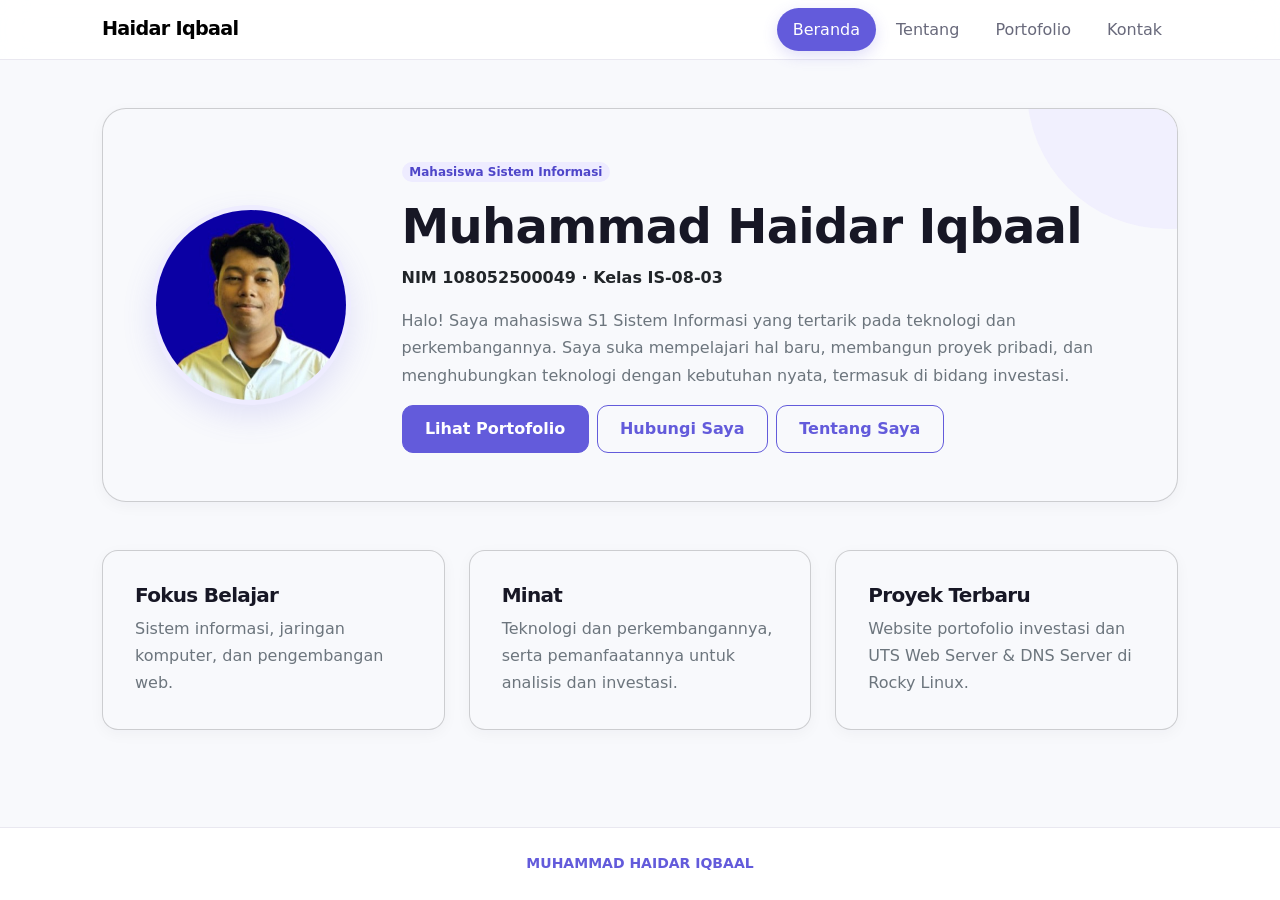
<file: index.html>
<!DOCTYPE html>
<html lang="id">
<head>
  <meta charset="UTF-8">
  <meta name="viewport" content="width=device-width, initial-scale=1">
  <title>Beranda - Muhammad Haidar Iqbaal</title>
  <!-- Bootstrap 5.3.3 CSS -->
  <link href="https://cdn.jsdelivr.net/npm/bootstrap@5.3.3/dist/css/bootstrap.min.css" rel="stylesheet">
  <!-- Tema kustom (override Bootstrap) -->
  <link rel="stylesheet" href="/assets/css/style.css">
</head>
<body class="d-flex flex-column min-vh-100">
  <header class="sticky-top">
    <nav class="navbar navbar-expand-md bg-white border-bottom">
      <div class="container" style="max-width:1100px">
        <a class="navbar-brand fw-bold" href="index.html">Haidar Iqbaal</a>
        <button class="navbar-toggler" type="button" data-bs-toggle="collapse" data-bs-target="#mainNav" aria-controls="mainNav" aria-expanded="false" aria-label="Buka menu navigasi">
          <span class="navbar-toggler-icon"></span>
        </button>
        <div class="collapse navbar-collapse justify-content-end" id="mainNav">
          <ul class="navbar-nav gap-md-1">
            <li class="nav-item"><a class="nav-link rounded-pill px-3 active" aria-current="page" href="index.html">Beranda</a></li>
            <li class="nav-item"><a class="nav-link rounded-pill px-3" href="about.html">Tentang</a></li>
            <li class="nav-item"><a class="nav-link rounded-pill px-3" href="portfolio.html">Portofolio</a></li>
            <li class="nav-item"><a class="nav-link rounded-pill px-3" href="contact.html">Kontak</a></li>
          </ul>
        </div>
      </div>
    </nav>
  </header>

  <main class="container flex-grow-1 py-5" style="max-width:1100px">
    <section class="card hero p-4 p-md-5">
      <div class="row align-items-center g-4 text-center text-md-start">
        <div class="col-md-4 col-lg-3">
          <img src="/assets/img/haidar-iqbaal.jpg" class="avatar img-fluid rounded-circle" alt="Avatar Muhammad Haidar Iqbaal">
        </div>
        <div class="col-md-8 col-lg-9">
          <span class="badge rounded-pill text-bg-primary-soft mb-3">Mahasiswa Sistem Informasi</span>
          <h1 class="display-5 fw-bold">Muhammad Haidar Iqbaal</h1>
          <p class="fw-semibold text-body mb-3">NIM 108052500049 &middot; Kelas IS-08-03</p>
          <p class="text-secondary">Halo! Saya mahasiswa S1 Sistem Informasi yang tertarik pada teknologi dan perkembangannya. Saya suka mempelajari hal baru, membangun proyek pribadi, dan menghubungkan teknologi dengan kebutuhan nyata, termasuk di bidang investasi.</p>
          <div class="d-flex flex-wrap gap-2 justify-content-center justify-content-md-start">
            <a class="btn btn-primary" href="portfolio.html">Lihat Portofolio</a>
            <a class="btn btn-outline-primary" href="contact.html">Hubungi Saya</a>
            <a class="btn btn-outline-primary" href="about.html">Tentang Saya</a>
          </div>
        </div>
      </div>
    </section>

    <section class="row row-cols-1 row-cols-md-3 g-4 mt-4">
      <div class="col">
        <div class="card h-100 p-3">
          <div class="card-body">
            <h3 class="h5 fw-bold">Fokus Belajar</h3>
            <p class="card-text text-secondary">Sistem informasi, jaringan komputer, dan pengembangan web.</p>
          </div>
        </div>
      </div>
      <div class="col">
        <div class="card h-100 p-3">
          <div class="card-body">
            <h3 class="h5 fw-bold">Minat</h3>
            <p class="card-text text-secondary">Teknologi dan perkembangannya, serta pemanfaatannya untuk analisis dan investasi.</p>
          </div>
        </div>
      </div>
      <div class="col">
        <div class="card h-100 p-3">
          <div class="card-body">
            <h3 class="h5 fw-bold">Proyek Terbaru</h3>
            <p class="card-text text-secondary">Website portofolio investasi dan UTS Web Server &amp; DNS Server di Rocky Linux.</p>
          </div>
        </div>
      </div>
    </section>
  </main>

  <footer class="bg-white border-top text-center text-secondary small py-4 mt-auto">
    <div class="container">
      <strong class="text-primary">MUHAMMAD HAIDAR IQBAAL</strong><br>
    </div>
  </footer>

  <!-- Bootstrap 5.3.3 JS -->
  <script src="https://cdn.jsdelivr.net/npm/bootstrap@5.3.3/dist/js/bootstrap.bundle.min.js"></script>
</body>
</html>
</file>
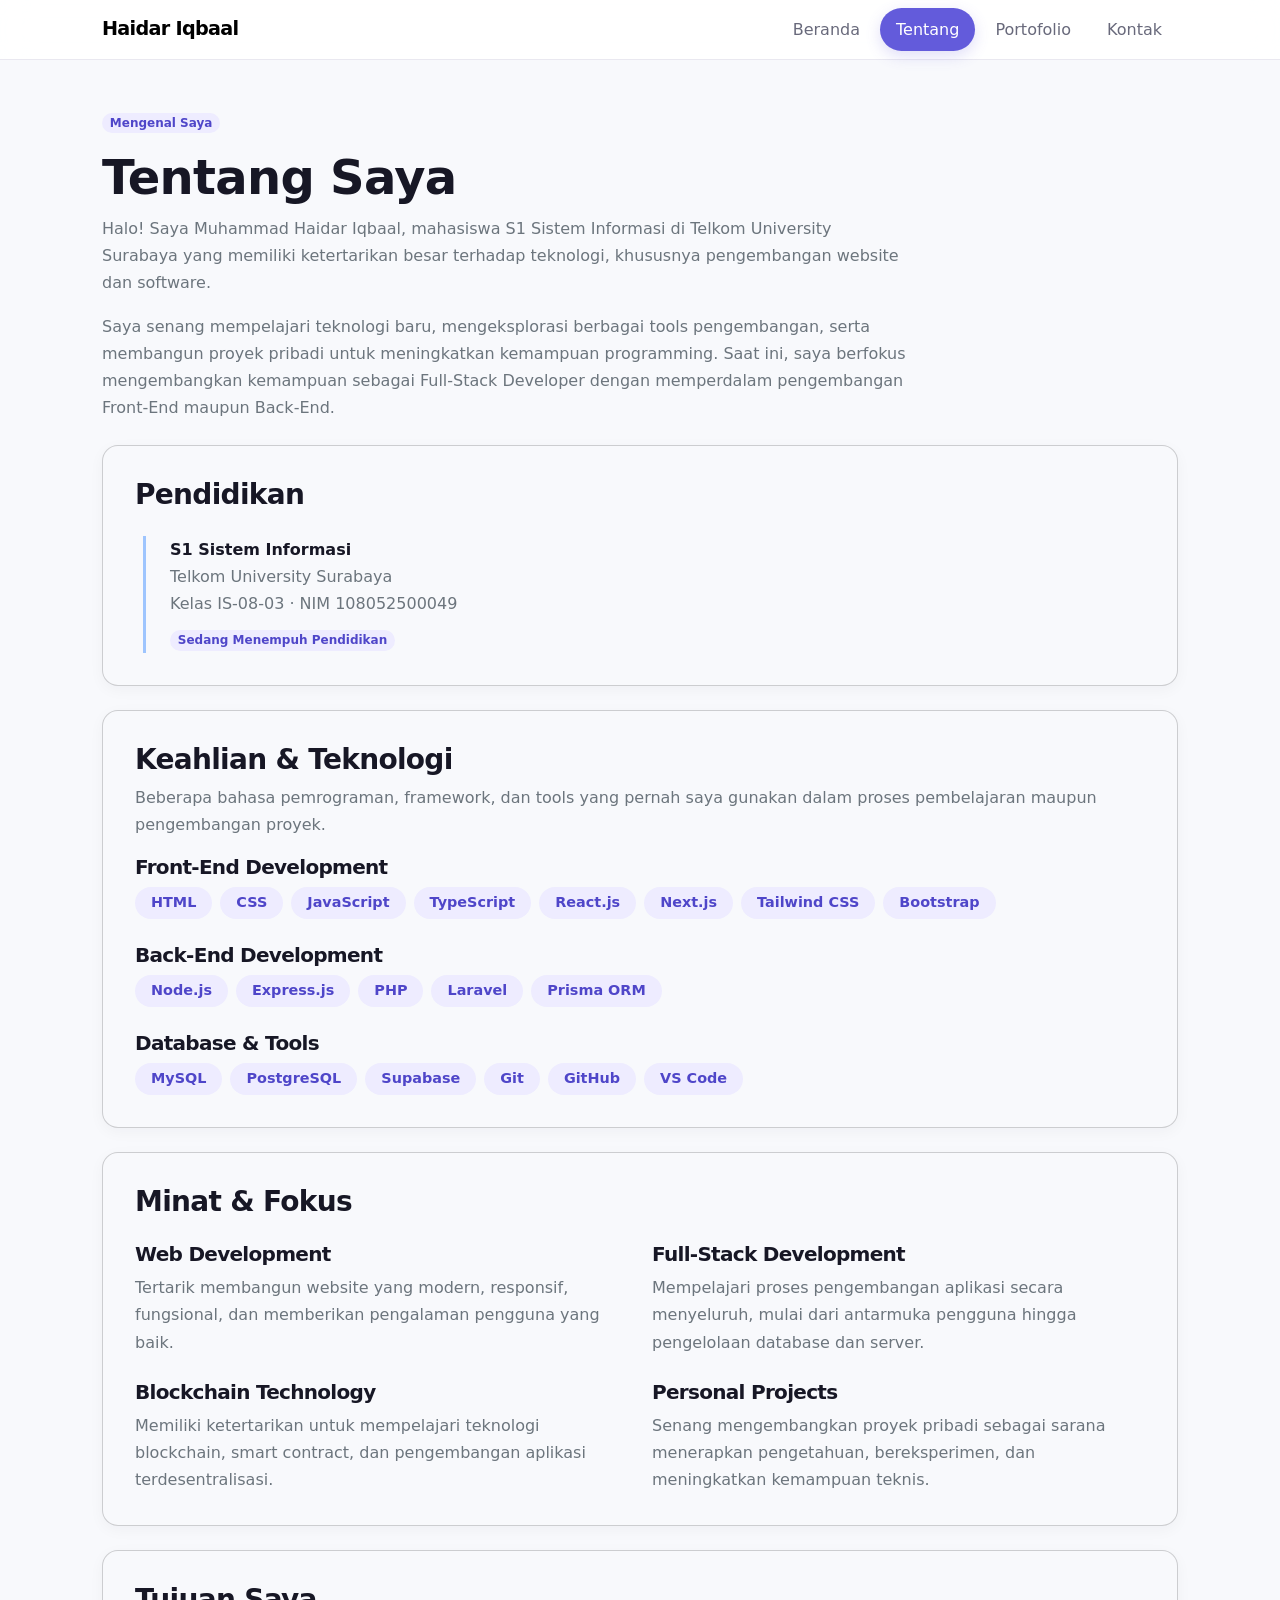
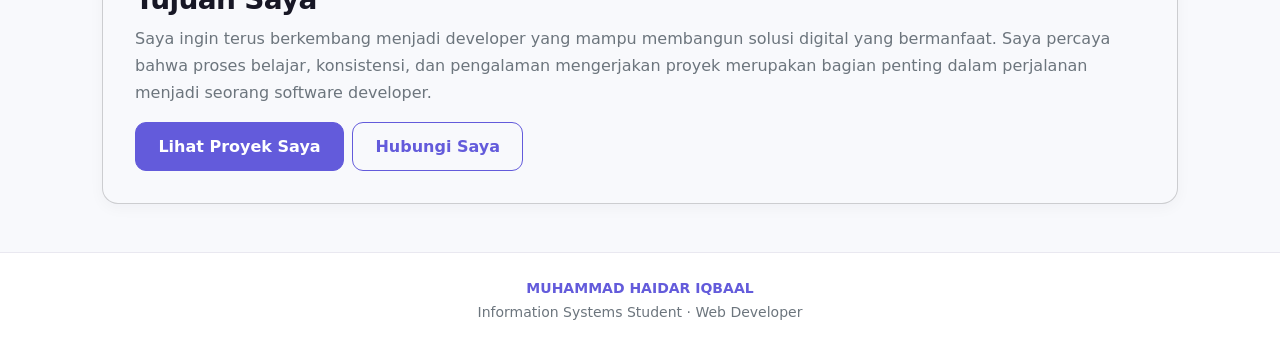
<file: about.html>
<!DOCTYPE html>
<html lang="id">
<head>
  <meta charset="UTF-8">
  <meta name="viewport" content="width=device-width, initial-scale=1">
  <title>Tentang - Muhammad Haidar Iqbaal</title>
  <!-- Bootstrap 5.3.3 CSS -->
  <link href="https://cdn.jsdelivr.net/npm/bootstrap@5.3.3/dist/css/bootstrap.min.css" rel="stylesheet">
  <!-- Tema kustom (override Bootstrap) -->
  <link rel="stylesheet" href="/assets/css/style.css">
</head>
<body class="d-flex flex-column min-vh-100">
  <header class="sticky-top">
    <nav class="navbar navbar-expand-md bg-white border-bottom">
      <div class="container" style="max-width:1100px">
        <a class="navbar-brand fw-bold" href="index.html">Haidar Iqbaal</a>
        <button class="navbar-toggler" type="button" data-bs-toggle="collapse" data-bs-target="#mainNav" aria-controls="mainNav" aria-expanded="false" aria-label="Buka menu navigasi">
          <span class="navbar-toggler-icon"></span>
        </button>
        <div class="collapse navbar-collapse justify-content-end" id="mainNav">
          <ul class="navbar-nav gap-md-1">
            <li class="nav-item"><a class="nav-link rounded-pill px-3" href="index.html">Beranda</a></li>
            <li class="nav-item"><a class="nav-link rounded-pill px-3 active" aria-current="page" href="about.html">Tentang</a></li>
            <li class="nav-item"><a class="nav-link rounded-pill px-3" href="portfolio.html">Portofolio</a></li>
            <li class="nav-item"><a class="nav-link rounded-pill px-3" href="contact.html">Kontak</a></li>
          </ul>
        </div>
      </div>
    </nav>
  </header>

  <main class="container flex-grow-1 py-5" style="max-width:1100px">
    <section class="mb-4">
      <span class="badge rounded-pill text-bg-primary-soft mb-3">Mengenal Saya</span>
      <h1 class="display-5 fw-bold">Tentang Saya</h1>
      <p class="text-secondary col-lg-9">Halo! Saya Muhammad Haidar Iqbaal, mahasiswa S1 Sistem Informasi di Telkom University Surabaya yang memiliki ketertarikan besar terhadap teknologi, khususnya pengembangan website dan software.</p>
      <p class="text-secondary col-lg-9">Saya senang mempelajari teknologi baru, mengeksplorasi berbagai tools pengembangan, serta membangun proyek pribadi untuk meningkatkan kemampuan programming. Saat ini, saya berfokus mengembangkan kemampuan sebagai Full-Stack Developer dengan memperdalam pengembangan Front-End maupun Back-End.</p>
    </section>

    <section class="card p-3 mb-4">
      <div class="card-body">
        <h2 class="h3 fw-bold mb-4">Pendidikan</h2>
        <div class="border-start border-3 border-primary-subtle ps-4 ms-2">
          <strong>S1 Sistem Informasi</strong>
          <p class="text-secondary mb-2">Telkom University Surabaya<br>Kelas IS-08-03 &middot; NIM 108052500049</p>
          <span class="badge rounded-pill text-bg-primary-soft">Sedang Menempuh Pendidikan</span>
        </div>
      </div>
    </section>

    <section class="card p-3 mb-4">
      <div class="card-body">
        <h2 class="h3 fw-bold">Keahlian &amp; Teknologi</h2>
        <p class="text-secondary">Beberapa bahasa pemrograman, framework, dan tools yang pernah saya gunakan dalam proses pembelajaran maupun pengembangan proyek.</p>

        <h3 class="h5 fw-bold">Front-End Development</h3>
        <ul class="list-unstyled d-flex flex-wrap gap-2 mb-4">
        <li><span class="badge rounded-pill text-bg-primary-soft fs-6 fw-semibold">HTML</span></li>
        <li><span class="badge rounded-pill text-bg-primary-soft fs-6 fw-semibold">CSS</span></li>
        <li><span class="badge rounded-pill text-bg-primary-soft fs-6 fw-semibold">JavaScript</span></li>
        <li><span class="badge rounded-pill text-bg-primary-soft fs-6 fw-semibold">TypeScript</span></li>
        <li><span class="badge rounded-pill text-bg-primary-soft fs-6 fw-semibold">React.js</span></li>
        <li><span class="badge rounded-pill text-bg-primary-soft fs-6 fw-semibold">Next.js</span></li>
        <li><span class="badge rounded-pill text-bg-primary-soft fs-6 fw-semibold">Tailwind CSS</span></li>
        <li><span class="badge rounded-pill text-bg-primary-soft fs-6 fw-semibold">Bootstrap</span></li>
        </ul>

        <h3 class="h5 fw-bold">Back-End Development</h3>
        <ul class="list-unstyled d-flex flex-wrap gap-2 mb-4">
        <li><span class="badge rounded-pill text-bg-primary-soft fs-6 fw-semibold">Node.js</span></li>
        <li><span class="badge rounded-pill text-bg-primary-soft fs-6 fw-semibold">Express.js</span></li>
        <li><span class="badge rounded-pill text-bg-primary-soft fs-6 fw-semibold">PHP</span></li>
        <li><span class="badge rounded-pill text-bg-primary-soft fs-6 fw-semibold">Laravel</span></li>
        <li><span class="badge rounded-pill text-bg-primary-soft fs-6 fw-semibold">Prisma ORM</span></li>
        </ul>

        <h3 class="h5 fw-bold">Database &amp; Tools</h3>
        <ul class="list-unstyled d-flex flex-wrap gap-2 mb-0">
        <li><span class="badge rounded-pill text-bg-primary-soft fs-6 fw-semibold">MySQL</span></li>
        <li><span class="badge rounded-pill text-bg-primary-soft fs-6 fw-semibold">PostgreSQL</span></li>
        <li><span class="badge rounded-pill text-bg-primary-soft fs-6 fw-semibold">Supabase</span></li>
        <li><span class="badge rounded-pill text-bg-primary-soft fs-6 fw-semibold">Git</span></li>
        <li><span class="badge rounded-pill text-bg-primary-soft fs-6 fw-semibold">GitHub</span></li>
        <li><span class="badge rounded-pill text-bg-primary-soft fs-6 fw-semibold">VS Code</span></li>
        </ul>
      </div>
    </section>

    <section class="card p-3 mb-4">
      <div class="card-body">
        <h2 class="h3 fw-bold mb-4">Minat &amp; Fokus</h2>
        <div class="row row-cols-1 row-cols-md-2 g-4">
          <div class="col">
            <h3 class="h5 fw-bold">Web Development</h3>
            <p class="text-secondary mb-0">Tertarik membangun website yang modern, responsif, fungsional, dan memberikan pengalaman pengguna yang baik.</p>
          </div>
          <div class="col">
            <h3 class="h5 fw-bold">Full-Stack Development</h3>
            <p class="text-secondary mb-0">Mempelajari proses pengembangan aplikasi secara menyeluruh, mulai dari antarmuka pengguna hingga pengelolaan database dan server.</p>
          </div>
          <div class="col">
            <h3 class="h5 fw-bold">Blockchain Technology</h3>
            <p class="text-secondary mb-0">Memiliki ketertarikan untuk mempelajari teknologi blockchain, smart contract, dan pengembangan aplikasi terdesentralisasi.</p>
          </div>
          <div class="col">
            <h3 class="h5 fw-bold">Personal Projects</h3>
            <p class="text-secondary mb-0">Senang mengembangkan proyek pribadi sebagai sarana menerapkan pengetahuan, bereksperimen, dan meningkatkan kemampuan teknis.</p>
          </div>
        </div>
      </div>
    </section>

    <section class="card p-3">
      <div class="card-body">
        <h2 class="h3 fw-bold">Tujuan Saya</h2>
        <p class="text-secondary">Saya ingin terus berkembang menjadi developer yang mampu membangun solusi digital yang bermanfaat. Saya percaya bahwa proses belajar, konsistensi, dan pengalaman mengerjakan proyek merupakan bagian penting dalam perjalanan menjadi seorang software developer.</p>
        <div class="d-flex flex-wrap gap-2">
          <a href="portfolio.html" class="btn btn-primary">Lihat Proyek Saya</a>
          <a href="contact.html" class="btn btn-outline-primary">Hubungi Saya</a>
        </div>
      </div>
    </section>
  </main>

  <footer class="bg-white border-top text-center text-secondary small py-4 mt-auto">
    <div class="container">
      <strong class="text-primary">MUHAMMAD HAIDAR IQBAAL</strong><br>
      Information Systems Student &middot; Web Developer
    </div>
  </footer>

  <!-- Bootstrap 5.3.3 JS -->
  <script src="https://cdn.jsdelivr.net/npm/bootstrap@5.3.3/dist/js/bootstrap.bundle.min.js"></script>
</body>
</html>
</file>
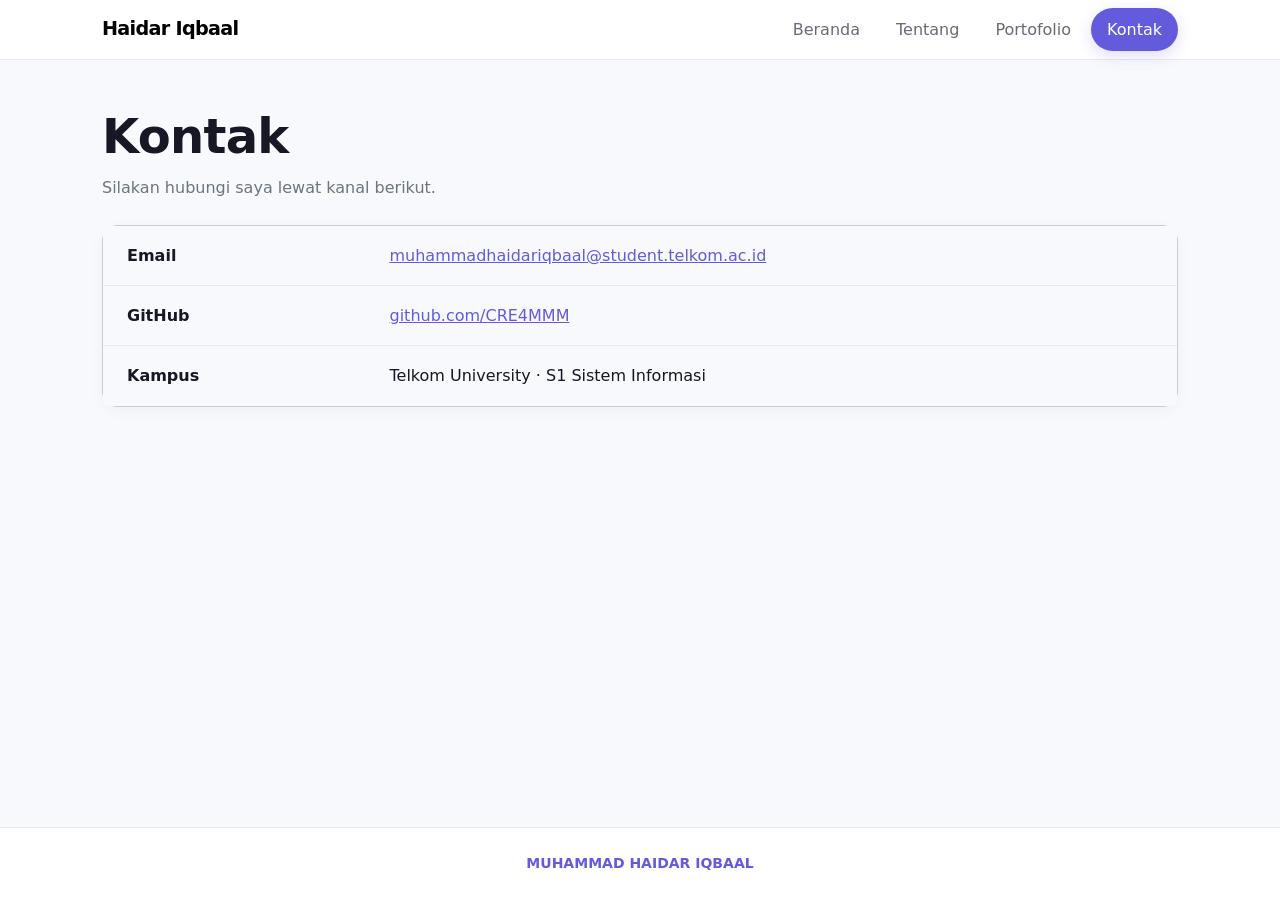
<file: contact.html>
<!DOCTYPE html>
<html lang="id">
<head>
  <meta charset="UTF-8">
  <meta name="viewport" content="width=device-width, initial-scale=1">
  <title>Kontak - Muhammad Haidar Iqbaal</title>
  <!-- Bootstrap 5.3.3 CSS -->
  <link href="https://cdn.jsdelivr.net/npm/bootstrap@5.3.3/dist/css/bootstrap.min.css" rel="stylesheet">
  <!-- Tema kustom (override Bootstrap) -->
  <link rel="stylesheet" href="/assets/css/style.css">
</head>
<body class="d-flex flex-column min-vh-100">
  <header class="sticky-top">
    <nav class="navbar navbar-expand-md bg-white border-bottom">
      <div class="container" style="max-width:1100px">
        <a class="navbar-brand fw-bold" href="index.html">Haidar Iqbaal</a>
        <button class="navbar-toggler" type="button" data-bs-toggle="collapse" data-bs-target="#mainNav" aria-controls="mainNav" aria-expanded="false" aria-label="Buka menu navigasi">
          <span class="navbar-toggler-icon"></span>
        </button>
        <div class="collapse navbar-collapse justify-content-end" id="mainNav">
          <ul class="navbar-nav gap-md-1">
            <li class="nav-item"><a class="nav-link rounded-pill px-3" href="index.html">Beranda</a></li>
            <li class="nav-item"><a class="nav-link rounded-pill px-3" href="about.html">Tentang</a></li>
            <li class="nav-item"><a class="nav-link rounded-pill px-3" href="portfolio.html">Portofolio</a></li>
            <li class="nav-item"><a class="nav-link rounded-pill px-3 active" aria-current="page" href="contact.html">Kontak</a></li>
          </ul>
        </div>
      </div>
    </nav>
  </header>

  <main class="container flex-grow-1 py-5" style="max-width:1100px">
    <h1 class="display-5 fw-bold">Kontak</h1>
    <p class="text-secondary">Silakan hubungi saya lewat kanal berikut.</p>

    <section class="card mt-4">
      <ul class="list-group list-group-flush">
        <li class="list-group-item py-3 px-4"><div class="row"><b class="col-sm-3">Email</b><div class="col-sm-9"><a href="mailto:muhammadhaidariqbaal@student.telkom.ac.id" class="text-break">muhammadhaidariqbaal@student.telkom.ac.id</a></div></div></li>
        <li class="list-group-item py-3 px-4"><div class="row"><b class="col-sm-3">GitHub</b><div class="col-sm-9"><a href="https://github.com/CRE4MMM">github.com/CRE4MMM</a></div></div></li>
        <li class="list-group-item py-3 px-4"><div class="row"><b class="col-sm-3">Kampus</b><div class="col-sm-9">Telkom University &middot; S1 Sistem Informasi</div></div></li>
      </ul>
    </section>
  </main>

  <footer class="bg-white border-top text-center text-secondary small py-4 mt-auto">
    <div class="container">
      <strong class="text-primary">MUHAMMAD HAIDAR IQBAAL</strong><br>
    </div>
  </footer>

  <!-- Bootstrap 5.3.3 JS -->
  <script src="https://cdn.jsdelivr.net/npm/bootstrap@5.3.3/dist/js/bootstrap.bundle.min.js"></script>
</body>
</html>
</file>
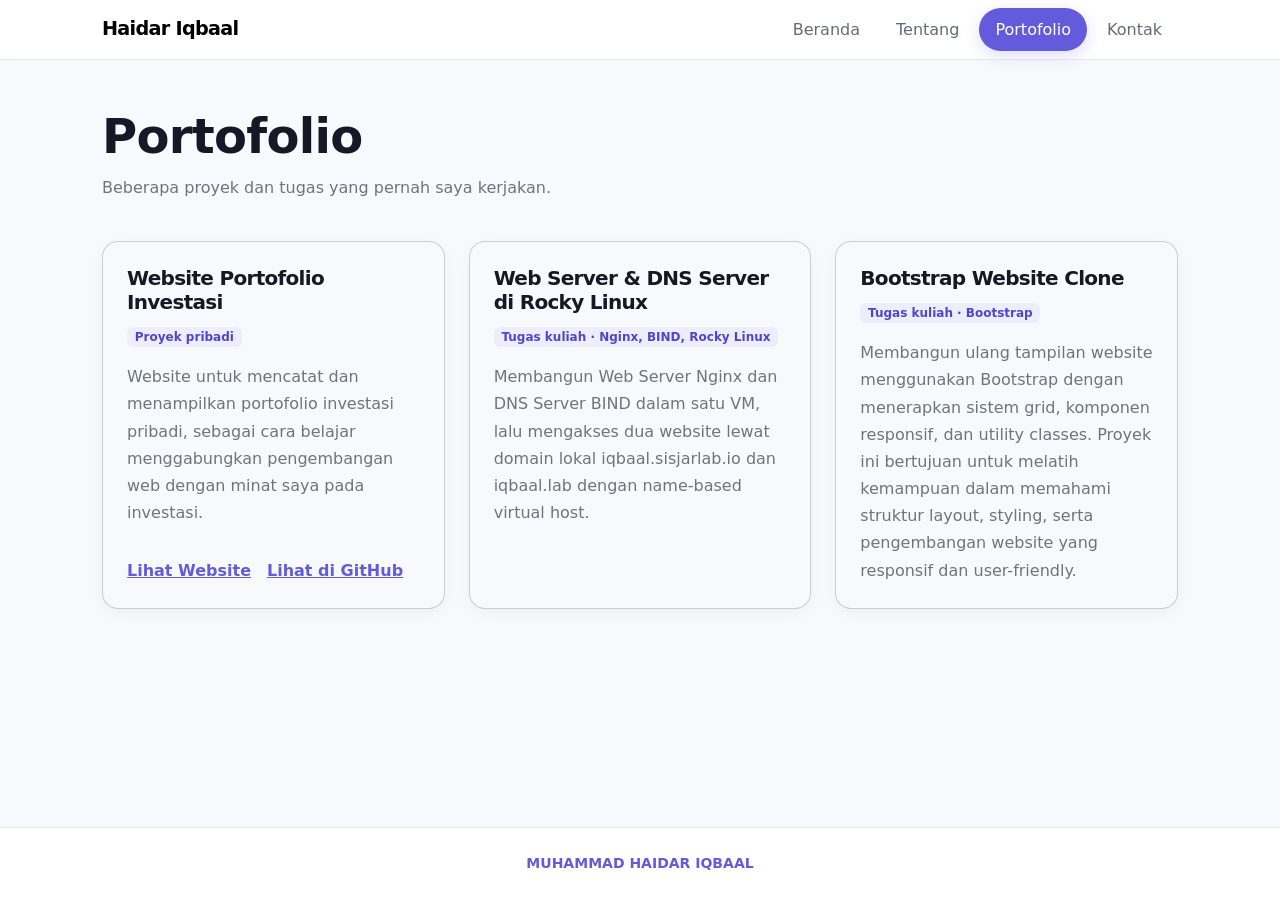
<file: portfolio.html>
<!DOCTYPE html>
<html lang="id">
<head>
  <meta charset="UTF-8">
  <meta name="viewport" content="width=device-width, initial-scale=1">
  <title>Portofolio - Muhammad Haidar Iqbaal</title>
  <!-- Bootstrap 5.3.3 CSS -->
  <link href="https://cdn.jsdelivr.net/npm/bootstrap@5.3.3/dist/css/bootstrap.min.css" rel="stylesheet">
  <!-- Tema kustom (override Bootstrap) -->
  <link rel="stylesheet" href="/assets/css/style.css">
</head>
<body class="d-flex flex-column min-vh-100">
  <header class="sticky-top">
    <nav class="navbar navbar-expand-md bg-white border-bottom">
      <div class="container" style="max-width:1100px">
        <a class="navbar-brand fw-bold" href="index.html">Haidar Iqbaal</a>
        <button class="navbar-toggler" type="button" data-bs-toggle="collapse" data-bs-target="#mainNav" aria-controls="mainNav" aria-expanded="false" aria-label="Buka menu navigasi">
          <span class="navbar-toggler-icon"></span>
        </button>
        <div class="collapse navbar-collapse justify-content-end" id="mainNav">
          <ul class="navbar-nav gap-md-1">
            <li class="nav-item"><a class="nav-link rounded-pill px-3" href="index.html">Beranda</a></li>
            <li class="nav-item"><a class="nav-link rounded-pill px-3" href="about.html">Tentang</a></li>
            <li class="nav-item"><a class="nav-link rounded-pill px-3 active" aria-current="page" href="portfolio.html">Portofolio</a></li>
            <li class="nav-item"><a class="nav-link rounded-pill px-3" href="contact.html">Kontak</a></li>
          </ul>
        </div>
      </div>
    </nav>
  </header>

  <main class="container flex-grow-1 py-5" style="max-width:1100px">
    <h1 class="display-5 fw-bold">Portofolio</h1>
    <p class="text-secondary">Beberapa proyek dan tugas yang pernah saya kerjakan.</p>

    <section class="row row-cols-1 row-cols-md-2 row-cols-lg-3 g-4 mt-1">
      <div class="col">
        <article class="card h-100 p-2">
          <div class="card-body d-flex flex-column">
            <h3 class="h5 fw-bold">Website Portofolio Investasi</h3>
            <div><span class="badge text-bg-primary-soft mb-3">Proyek pribadi</span></div>
            <p class="card-text text-secondary">Website untuk mencatat dan menampilkan portofolio investasi pribadi, sebagai cara belajar menggabungkan pengembangan web dengan minat saya pada investasi.</p>
            <div class="mt-auto d-flex flex-wrap gap-3">
              <a class="fw-semibold" href="https://porto-dashboard-phi.vercel.app/" target="_blank" rel="noopener noreferrer">Lihat Website</a>
              <a class="fw-semibold" href="https://github.com/CRE4MMM" target="_blank" rel="noopener noreferrer">Lihat di GitHub</a>
            </div>
          </div>
        </article>
      </div>

      <div class="col">
        <article class="card h-100 p-2">
          <div class="card-body">
            <h3 class="h5 fw-bold">Web Server &amp; DNS Server di Rocky Linux</h3>
            <div><span class="badge text-bg-primary-soft mb-3">Tugas kuliah &middot; Nginx, BIND, Rocky Linux</span></div>
            <p class="card-text text-secondary">Membangun Web Server Nginx dan DNS Server BIND dalam satu VM, lalu mengakses dua website lewat domain lokal iqbaal.sisjarlab.io dan iqbaal.lab dengan name-based virtual host.</p>
          </div>
        </article>
      </div>

      <div class="col">
        <article class="card h-100 p-2">
          <div class="card-body">
            <h3 class="h5 fw-bold">Bootstrap Website Clone</h3>
            <div><span class="badge text-bg-primary-soft mb-3">Tugas kuliah &middot; Bootstrap</span></div>
            <p class="card-text text-secondary">Membangun ulang tampilan website menggunakan Bootstrap dengan menerapkan sistem grid, komponen responsif, dan utility classes. Proyek ini bertujuan untuk melatih kemampuan dalam memahami struktur layout, styling, serta pengembangan website yang responsif dan user-friendly.</p>
          </div>
        </article>
      </div>
    </section>
  </main>

  <footer class="bg-white border-top text-center text-secondary small py-4 mt-auto">
    <div class="container">
      <strong class="text-primary">MUHAMMAD HAIDAR IQBAAL</strong><br>
    </div>
  </footer>

  <!-- Bootstrap 5.3.3 JS -->
  <script src="https://cdn.jsdelivr.net/npm/bootstrap@5.3.3/dist/js/bootstrap.bundle.min.js"></script>
</body>
</html>
</file>
<file: assets/css/style.css>
/* Tema kustom di atas Bootstrap 5.3 — hanya override variabel & sentuhan kecil */
:root {
  --bs-primary: #635bdb;
  --bs-primary-rgb: 99, 91, 219;
  --bs-link-color: #635bdb;
  --bs-link-color-rgb: 99, 91, 219;
  --bs-link-hover-color: #4f46c9;
  --bs-link-hover-color-rgb: 79, 70, 201;
  --bs-body-bg: #f8f9fc;
  --bs-body-color: #171725;
  --bs-secondary-color: #68697b;
  --bs-border-color: #e9e8f0;
  --bs-body-font-family: "Segoe UI", system-ui, -apple-system, Arial, sans-serif;
  --bs-border-radius-lg: 24px;
  --accent-soft: #eeecff;
  --accent-dark: #4f46c9;
}

html { scroll-behavior: smooth; }
body { line-height: 1.7; -webkit-font-smoothing: antialiased; }
h1, h2, h3 { letter-spacing: -0.7px; }

/* Tombol */
.btn-primary {
  --bs-btn-bg: #635bdb; --bs-btn-border-color: #635bdb;
  --bs-btn-hover-bg: #4f46c9; --bs-btn-hover-border-color: #4f46c9;
  --bs-btn-active-bg: #4f46c9; --bs-btn-active-border-color: #4f46c9;
}
.btn-outline-primary {
  --bs-btn-color: #635bdb; --bs-btn-border-color: #635bdb;
  --bs-btn-hover-bg: #eeecff; --bs-btn-hover-color: #4f46c9; --bs-btn-hover-border-color: #635bdb;
  --bs-btn-active-bg: #eeecff; --bs-btn-active-color: #4f46c9;
}
.btn { border-radius: 11px; font-weight: 650; padding: 0.7rem 1.4rem; transition: all .3s ease; }
.btn:hover { transform: translateY(-3px); }

/* Navbar */
.navbar { background: rgba(255,255,255,.88) !important; backdrop-filter: blur(16px); }
.navbar-brand { letter-spacing: -0.7px; font-size: 1.2rem; }
.navbar .nav-link { color: var(--bs-secondary-color); font-weight: 500; }
.navbar .nav-link:hover { background: var(--accent-soft); color: #635bdb; }
.navbar .nav-link.active { background: #635bdb; color: #fff; box-shadow: 0 5px 15px rgba(99,91,219,.2); }

/* Card */
.card { border-radius: 16px; box-shadow: 0 4px 15px rgba(24,24,50,.04); transition: all .3s ease; }
.card:hover { transform: translateY(-5px); box-shadow: 0 12px 35px rgba(24,24,50,.08); border-color: #d9d5ff; }

/* Hero */
.hero { position: relative; overflow: hidden; border-radius: 24px; }
.hero:hover { transform: none; }
.hero::before {
  content: ""; position: absolute; width: 280px; height: 280px; right: -130px; top: -160px;
  background: var(--accent-soft); border-radius: 50%; opacity: .65; pointer-events: none;
}
.hero .row { position: relative; z-index: 1; }
.avatar {
  width: 200px; height: 200px; object-fit: cover; object-position: center 25%;
  border: 5px solid var(--accent-soft); background: var(--accent-soft);
  box-shadow: 0 12px 30px rgba(99,91,219,.15);
}
@media (max-width: 575.98px) { .avatar { width: 165px; height: 165px; } }

/* Badge lembut (chips / tag) */
.text-bg-primary-soft { background: var(--accent-soft); color: var(--accent-dark); }
ul .badge.text-bg-primary-soft { padding: .55rem 1rem; font-size: .9rem !important; transition: all .3s ease; }
ul .badge.text-bg-primary-soft:hover { background: #635bdb; color: #fff; transform: translateY(-2px); }

/* Aksesibilitas */
a:focus-visible, button:focus-visible { outline: 3px solid rgba(99,91,219,.45); outline-offset: 4px; }
@media (prefers-reduced-motion: reduce) {
  *, *::before, *::after { scroll-behavior: auto !important; transition-duration: .01ms !important; animation-duration: .01ms !important; }
}
</file>
